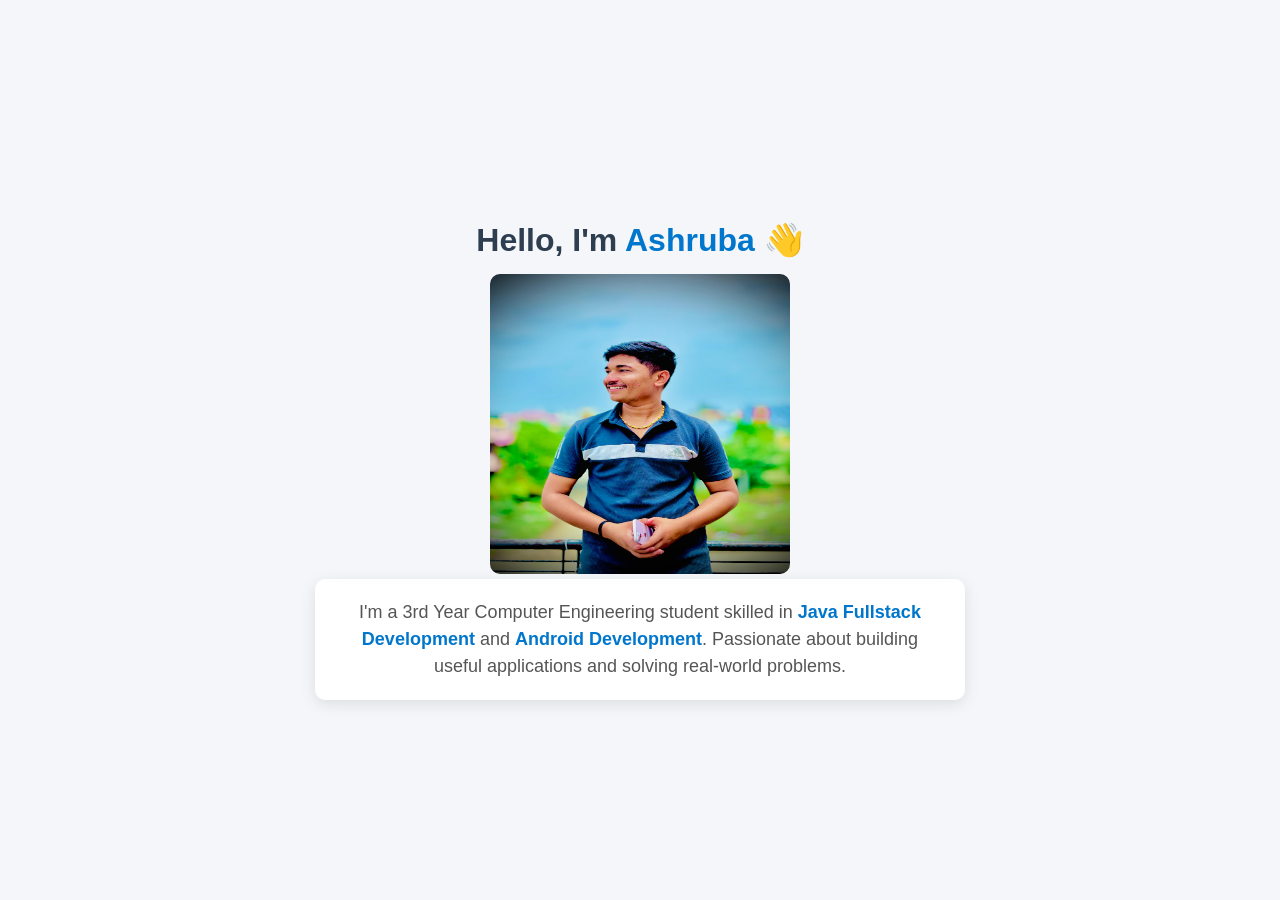
<file: about.html>
<!DOCTYPE html>
<html lang="en">
<head>
    <meta charset="UTF-8">
    <meta name="viewport" content="width=device-width, initial-scale=1.0">
    <link rel="stylesheet" href="about.css">
    <title>Document</title>
</head>
<body>
      <h1>Hello, I'm <span>Ashruba</span> 👋</h1>

      <img src="ashruba.jpeg" alt="Ashruba" class="profile-image">


    <div class="about">
        I'm a 3rd Year Computer Engineering student skilled in
        <span>Java Fullstack Development</span> and
        <span>Android Development</span>.
        Passionate about building useful applications and solving real-world problems.
    </div>

    
</body>
</html>
</file>
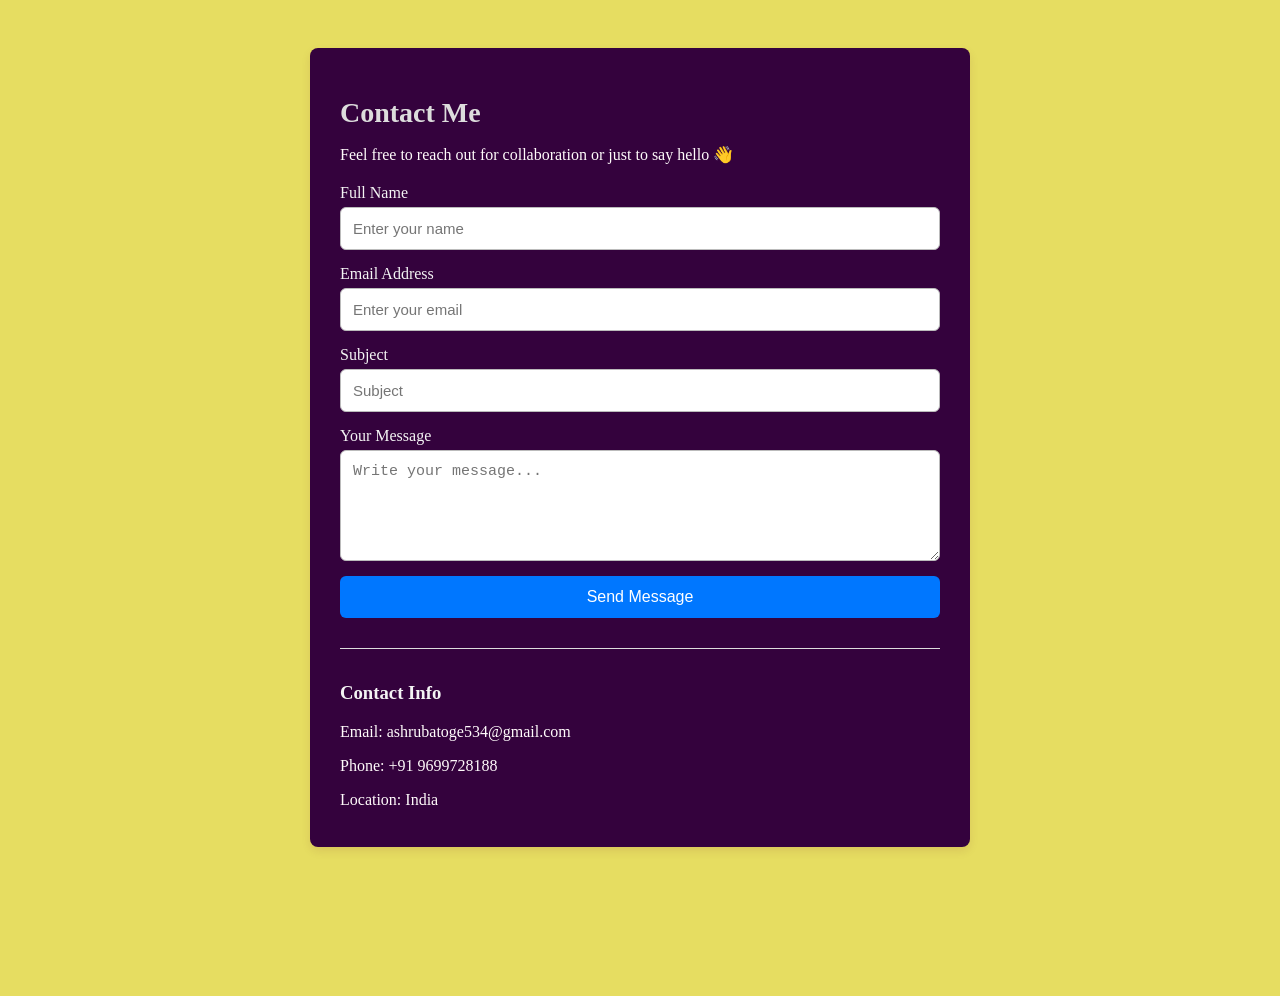
<file: contact.html>
<!DOCTYPE html>
<html lang="en">
<head>
    <meta charset="UTF-8">
    <meta name="viewport" content="width=device-width, initial-scale=1.0">
    <link rel="stylesheet" href="contact.css">
    <title>Document</title>
</head>
<body>
     <div class="container">
        <h1>Contact Me</h1>
        <p>Feel free to reach out for collaboration or just to say hello 👋</p>

        <form>
            <div class="input-group">
                <label>Full Name</label>
                <input type="text" placeholder="Enter your name" required>
            </div>

            <div class="input-group">
                <label>Email Address</label>
                <input type="email" placeholder="Enter your email" required>
            </div>

            <div class="input-group">
                <label>Subject</label>
                <input type="text" placeholder="Subject" required>
            </div>

            <div class="input-group">
                <label>Your Message</label>
                <textarea rows="5" placeholder="Write your message..." required></textarea>
            </div>

            <button type="submit">Send Message</button>
        </form>

        <div class="contact-info">
            <h3>Contact Info</h3>
            <p>Email: ashrubatoge534@gmail.com</p>
            <p>Phone: +91 9699728188</p>
            <p>Location: India</p>
        </div>
    </div>

   
</body>
</html>
</file>
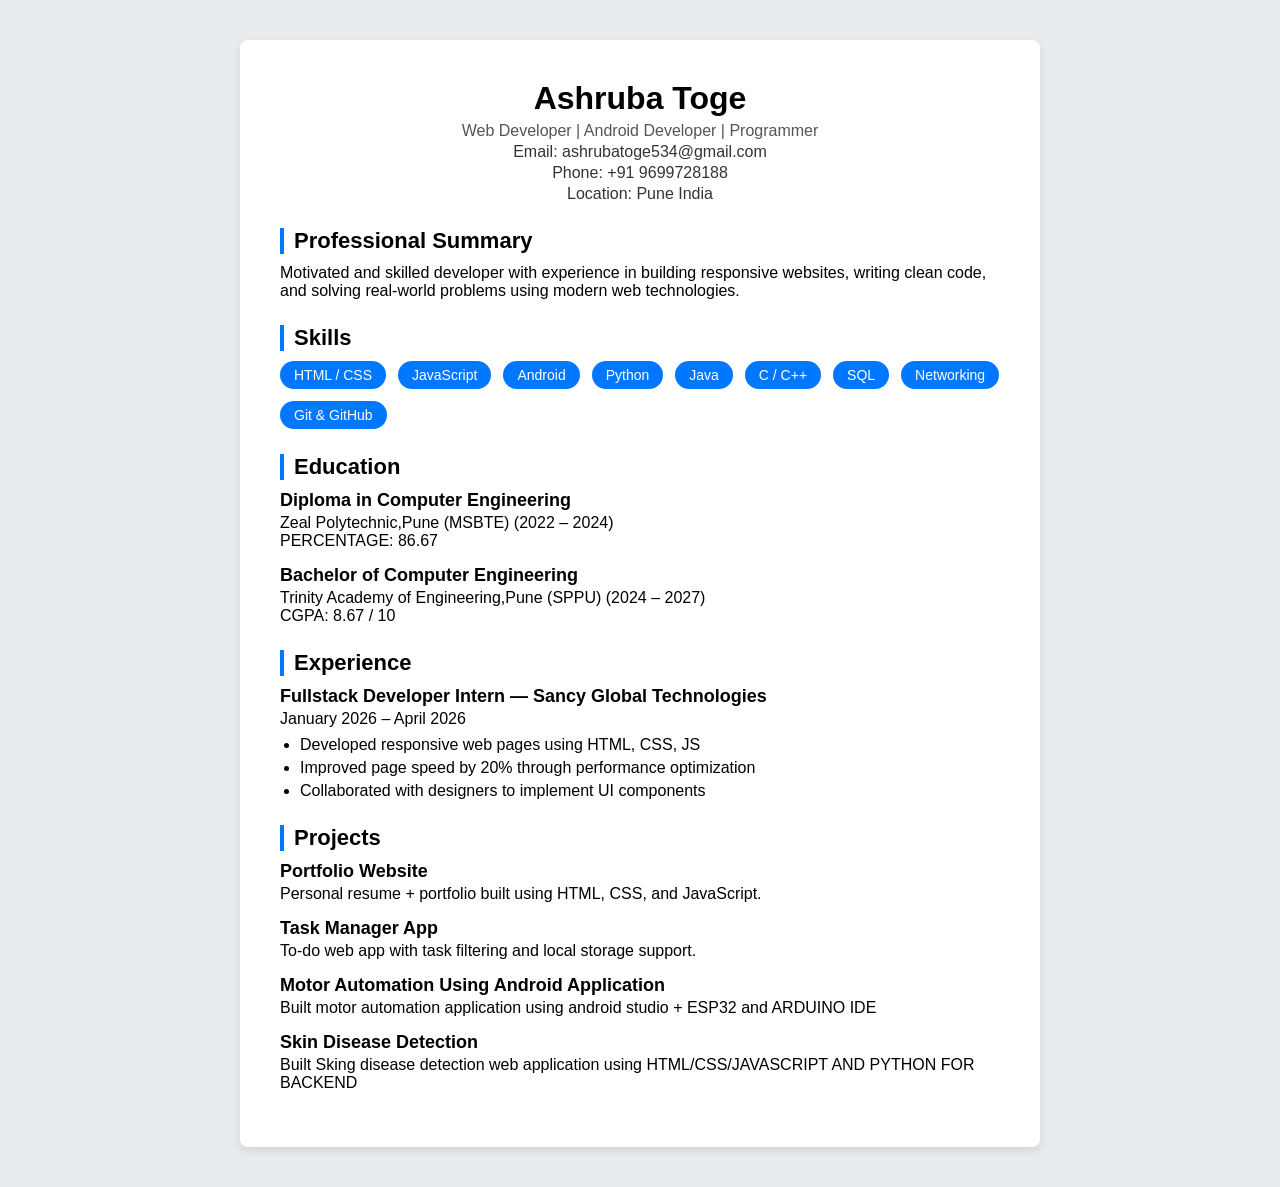
<file: resume.html>
<!DOCTYPE html>
<html lang="en">
<head>
    <meta charset="UTF-8">
    <meta name="viewport" content="width=device-width, initial-scale=1.0">
    <link rel="stylesheet" href="resume.css">
    <title>Experiance</title>
</head>
<body>
  <div class="resume-container">

    <!-- Header -->
    <header>
        <h1>Ashruba Toge</h1>
        <p>Web Developer | Android Developer | Programmer</p>
        <div class="contact">
            <p>Email: ashrubatoge534@gmail.com</p>
            <p>Phone: +91 9699728188</p>
            <p>Location: Pune India</p>
        </div>
    </header>

    <!-- Summary -->
    <section class="section">
        <h2>Professional Summary</h2>
        <p>
            Motivated and skilled developer with experience in building responsive websites,
            writing clean code, and solving real-world problems using modern web technologies.
        </p>
    </section>

    <!-- Skills -->
    <section class="section">
        <h2>Skills</h2>
        <ul class="skills-list">
            <li>HTML / CSS</li>
            <li>JavaScript</li>
            <li>Android</li>
            <li>Python</li>
            <li>Java</li>
            <li>C / C++</li>
            <li>SQL</li>
            <li>Networking</li>
            <li>Git & GitHub</li>
        </ul>
    </section>

    <!-- Education -->
    <section class="section">
        <h2>Education</h2>
         <div class="item">
            <h3>Diploma in Computer Engineering</h3>
            <p>Zeal Polytechnic,Pune (MSBTE) (2022 – 2024)</p>
            <p>PERCENTAGE: 86.67</p>
        </div>
        <div class="item">
            <h3>Bachelor of Computer Engineering</h3>
            <p>Trinity Academy of Engineering,Pune (SPPU) (2024 – 2027)</p>
            <p>CGPA: 8.67 / 10</p>
        </div>
    </section>

    <!-- Experience -->
    <section class="section">
        <h2>Experience</h2>
        <div class="item">
            <h3>Fullstack Developer Intern — Sancy Global Technologies</h3>
            <p>January 2026 – April 2026</p>
            <ul>
                <li>Developed responsive web pages using HTML, CSS, JS</li>
                <li>Improved page speed by 20% through performance optimization</li>
                <li>Collaborated with designers to implement UI components</li>
            </ul>
        </div>
    </section>

    <!-- Projects -->
    <section class="section">
        <h2>Projects</h2>
        <div class="item">
            <h3>Portfolio Website</h3>
            <p>Personal resume + portfolio built using HTML, CSS, and JavaScript.</p>
        </div>
        <div class="item">
            <h3>Task Manager App</h3>
            <p>To-do web app with task filtering and local storage support.</p>
        </div>
          <div class="item">
            <h3>Motor Automation Using Android Application</h3>
            <p>Built motor automation application using android studio + ESP32 and ARDUINO IDE</p>
        </div>
          <div class="item">
            <h3>Skin Disease Detection</h3>
            <p>Built Sking disease detection web application using HTML/CSS/JAVASCRIPT AND PYTHON FOR BACKEND</p>
        </div>


    </section>

</div>

</body>
</html>
</file>
<file: about.css>
body {
      margin: 0;
      padding: 0;
      font-family: Arial, Helvetica, sans-serif;
      background: #f5f6fa;
      text-align: center;
      display: flex;
      justify-content: center;
      align-items: center;
      flex-direction: column;
      min-height: 100vh;
  }

  h1 {
      font-size: 32px;
      margin-bottom: 10px;
      color: #2c3e50;
  }

  .about {
      max-width: 600px;
      background: white;
      padding: 20px 25px;
      border-radius: 10px;
      box-shadow: 0px 4px 15px rgba(0, 0, 0, 0.1);
      font-size: 18px;
      line-height: 1.5;
      color: #555;
  }

  span {
      color: #0077cc;
      font-weight: bold;
  }

  .profile-image {
      width: 300px;
      height: 300px;
      border-radius: 10px;
      margin: 5px;
  }
</file>
<file: contact.css>
body {
    background: #e6dd61;
    min-height: 100vh;
    display: flex;
    justify-content: center;
    align-items: flex-start;
    padding: 40px;
}

.container {
    background: white;
    width: 100%;
    max-width: 600px;
    padding: 30px;
    border-radius: 8px;
    box-shadow: 0 4px 10px rgba(102, 4, 37, 0.1);
    background-color: #34023d;
}

h1 {
    margin-bottom: 10px;
    font-size: 28px;
    color: #ddd;
}

p {
    margin-bottom: 20px;
    color: #fffbfb;
}

form .input-group {
    margin-bottom: 15px;
    display: flex;
    flex-direction: column;
}

form .input-group label {
    margin-bottom: 5px;
    font-weight: 500;
    color: #f4f4f4;
}

form input, form textarea {
    padding: 12px;
    border: 1px solid #bbb;
    border-radius: 6px;
    font-size: 15px;
}

button {
    width: 100%;
    padding: 12px;
    border: none;
    background: #0077ff;
    color: white;
    border-radius: 6px;
    font-size: 16px;
    cursor: pointer;
}

button:hover {
    opacity: 0.9;
}

.contact-info {
    margin-top: 30px;
    padding-top: 15px;
    border-top: 1px solid #ddd;
}

.contact-info p {
    margin-bottom: 8px;
}
h3{
    color: #f4f4f4;
}
</file>
<file: resume.css>
* {
    margin: 0;
    padding: 0;
    box-sizing: border-box;
    font-family: 'Segoe UI', sans-serif;
}

body {
    background: #e9ecef;
    display: flex;
    justify-content: center;
    padding: 40px;
}

.resume-container {
    width: 100%;
    max-width: 800px;
    background: white;
    padding: 40px;
    border-radius: 8px;
    box-shadow: 0 4px 10px rgba(0,0,0,0.1);
}

header {
    text-align: center;
    margin-bottom: 25px;
}

header h1 {
    font-size: 32px;
    font-weight: 700;
}

header p {
    margin-top: 5px;
    color: #555;
}

.contact p {
    margin-top: 3px;
    color: #333;
}

.section {
    margin-top: 25px;
}

.section h2 {
    font-size: 22px;
    margin-bottom: 10px;
    border-left: 4px solid #0077ff;
    padding-left: 10px;
}

.skills-list {
    list-style: none;
    display: flex;
    gap: 12px;
    flex-wrap: wrap;
}

.skills-list li {
    background: #0077ff;
    color: white;
    padding: 6px 14px;
    border-radius: 20px;
    font-size: 14px;
}

.item {
    margin-bottom: 15px;
}

.item h3 {
    font-size: 18px;
    font-weight: 600;
    margin-bottom: 3px;
}

.item ul {
    margin-left: 20px;
    margin-top: 8px;
}

.item ul li {
    margin-bottom: 5px;
}
</file>
